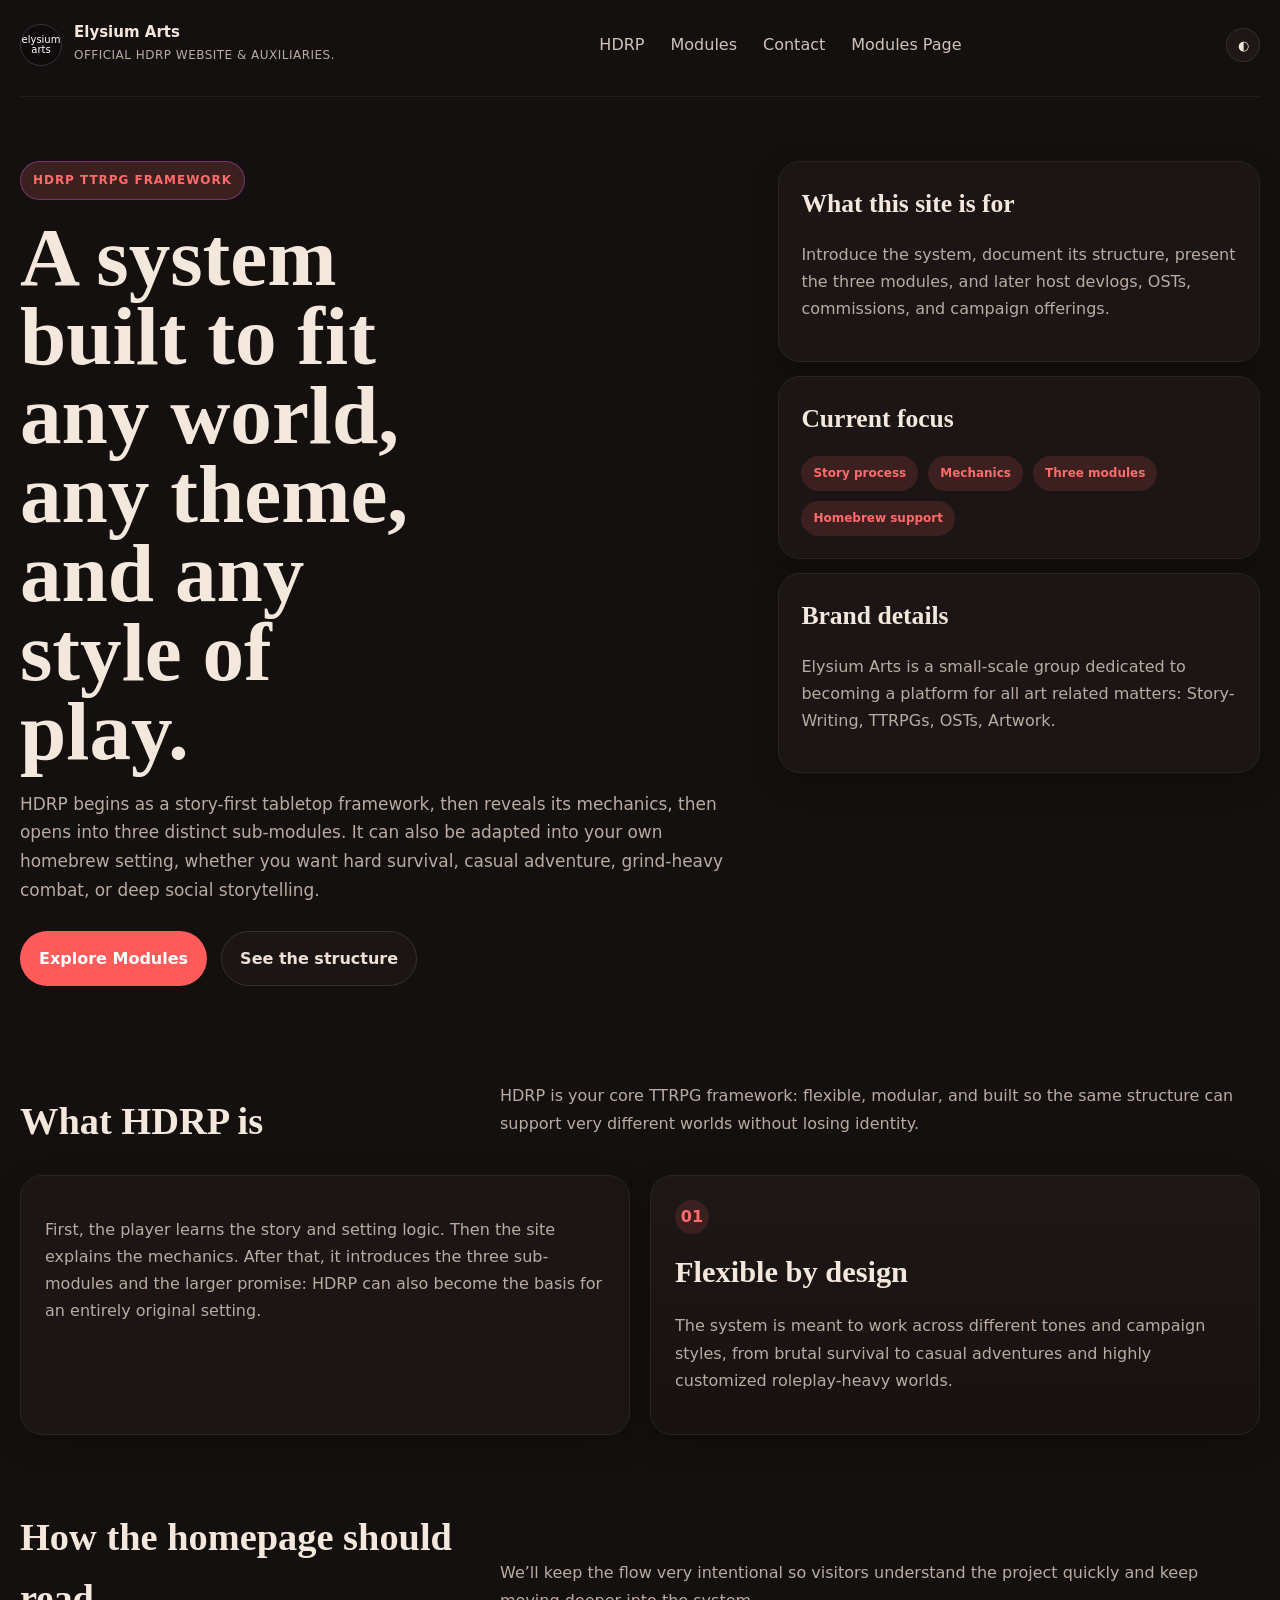
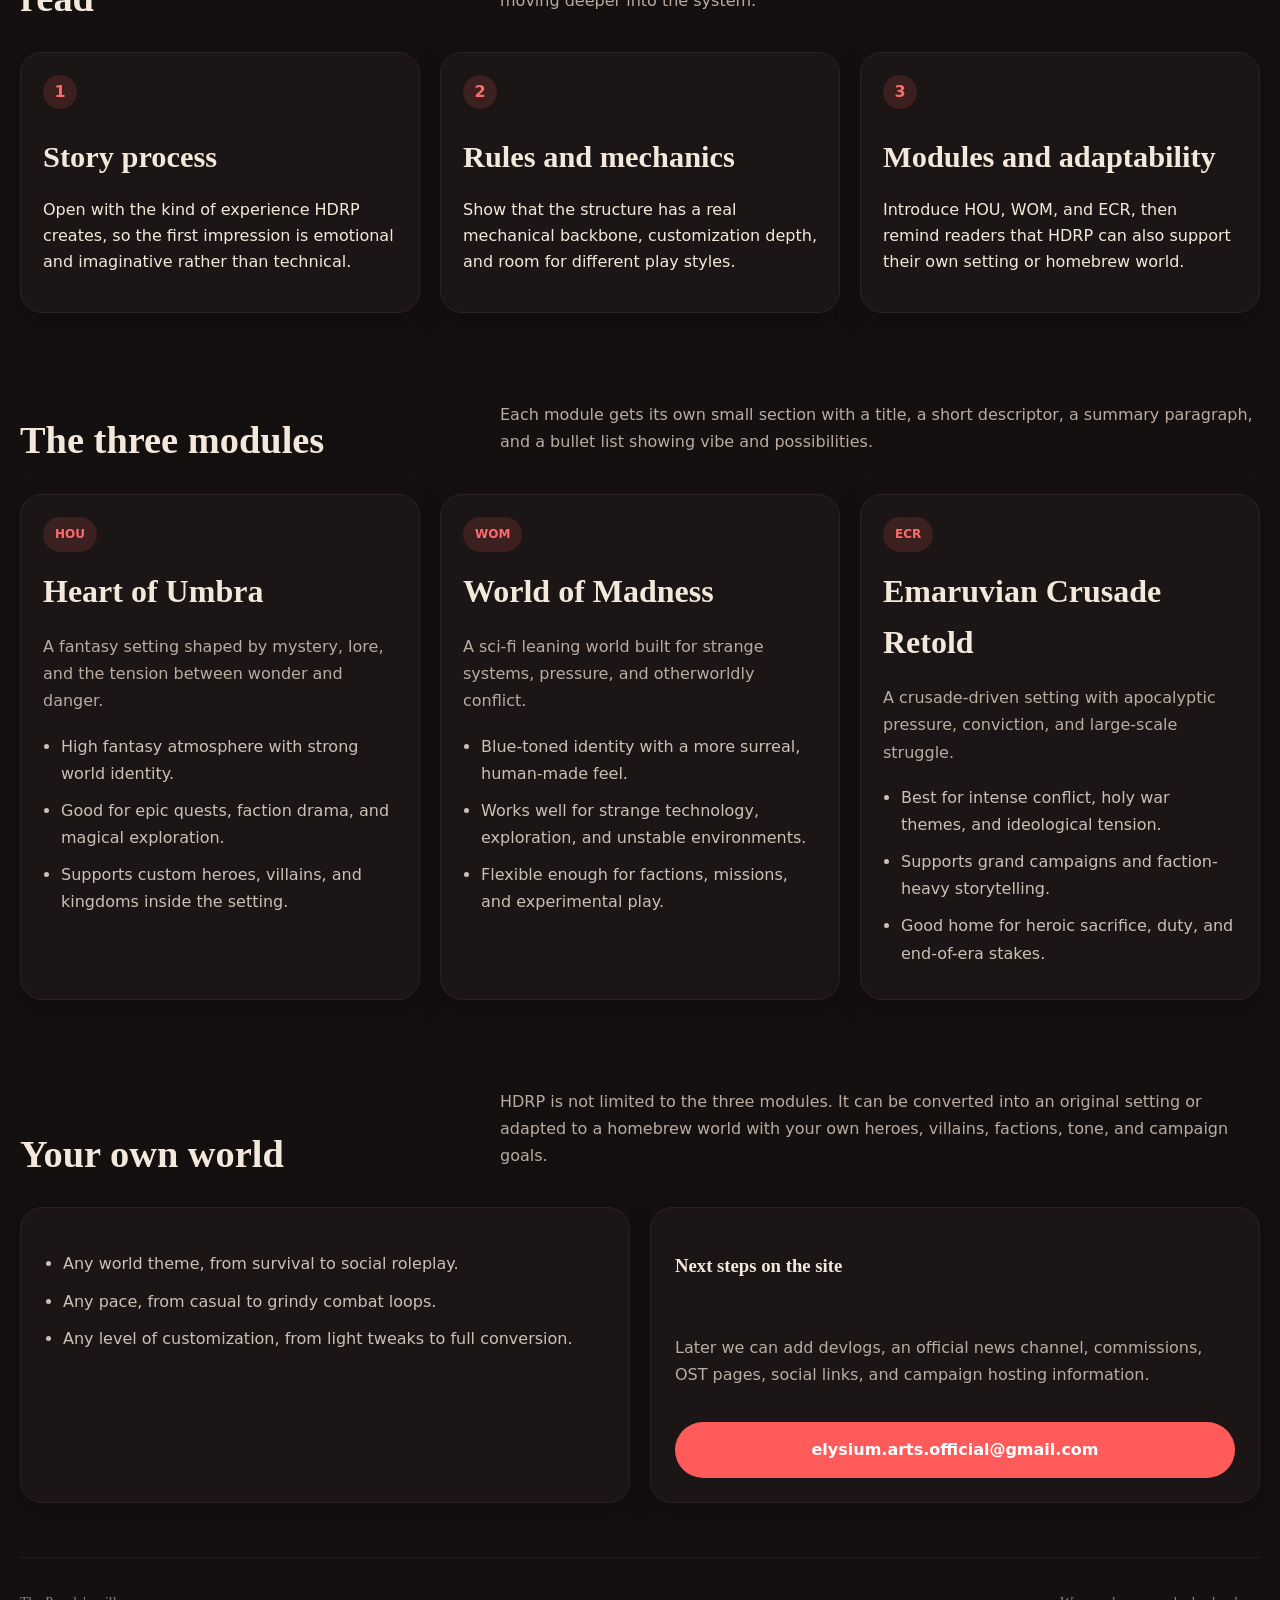
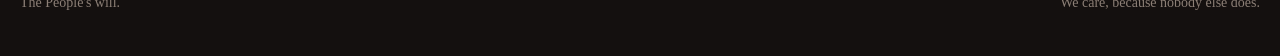
<file: index.html>
<!doctype html>
<html lang="en">
<head>
  <meta charset="utf-8">
  <link rel="stylesheet" href="styles-3.css">
  <meta name="viewport" content="width=device-width, initial-scale=1">
  <title>Elysium Arts</title>
  <style>
    :root{--bg:#14100f;--panel:#1b1615;--border:#2c2321;--text:#f4e8dc;--muted:#b9aba2;--accent:#ff5b5b;--accent2:#ff6b6b}
    *{box-sizing:border-box}
    body{margin:0;background:var(--bg);color:var(--text);font-family:Inter,system-ui,sans-serif}
    a{color:inherit}
    .page-shell{max-width:1400px;margin:0 auto;padding:16px 20px 28px}
    .site-topbar{display:flex;align-items:center;justify-content:space-between;gap:18px;padding:8px 0 30px;border-bottom:1px solid rgba(255,255,255,.06)}
    .brand-block{display:flex;align-items:center;gap:12px}
    .brand-mark{width:42px;height:42px;border-radius:50%;background:#0f0b0b;border:1px solid #333;color:#fff;font-size:10px;line-height:1;display:flex;align-items:center;justify-content:center;text-transform:lowercase;text-align:center}
    .brand-copy strong{display:block;font-size:15px;line-height:1.1}
    .brand-copy span{font-size:12px;color:var(--muted);text-transform:uppercase;letter-spacing:.04em}
    .site-nav{display:flex;gap:26px;flex-wrap:wrap}
    .site-nav a{color:#cfc3ba;text-decoration:none;border-bottom:1px solid transparent}
    .theme-btn{width:34px;height:34px;border-radius:50%;border:1px solid #3a302c;background:#1d1716;color:#f0e3d8}
    .hero-grid{display:grid;grid-template-columns:1.2fr .8fr;gap:36px;padding:64px 0 44px}
    .eyebrow{display:inline-block;padding:9px 12px;border-radius:999px;background:#3c1f1f;color:var(--accent2);font-size:12px;font-weight:700;letter-spacing:.08em;text-transform:uppercase}
    h1,h2,h3{font-family:Georgia,serif}
    .hero-left h1{font-size:clamp(3.6rem,6.5vw,6.25rem);line-height:.95;margin:18px 0 18px;max-width:10ch}
    .lead{max-width:760px;color:var(--muted);font-size:1.06rem;line-height:1.7}
    .hero-actions{display:flex;gap:14px;margin-top:26px;flex-wrap:wrap}
    .btn{display:inline-flex;align-items:center;justify-content:center;padding:14px 18px;border-radius:999px;text-decoration:none;font-weight:700;border:1px solid #3a302c}
    .btn.primary{background:var(--accent);color:#fff;border-color:transparent}
    .btn.secondary{background:#1b1615;color:#efe0d6}
    .hero-right{display:grid;gap:14px;align-content:start}
    .hero-right article,.panel,.process-block article,.module-card{background:var(--panel);border:1px solid var(--border);border-radius:22px;box-shadow:0 10px 30px rgba(0,0,0,.24)}
    .hero-right article{padding:22px}
    .hero-right h2,.section-heading h2,.module-card h3,.panel h3,.site-footer{font-family:Georgia,serif}
    .hero-right h2{font-size:1.6rem;margin:0 0 10px}
    .hero-right p,.section-heading p,.panel p,.module-card p{color:var(--muted);line-height:1.7}
    .chips{display:flex;flex-wrap:wrap;gap:10px;margin-top:16px}
    .chips span,.tag{display:inline-flex;align-items:center;justify-content:center;padding:8px 12px;border-radius:999px;background:#3c1f1f;color:var(--accent2);font-size:12px;font-weight:700}
    .section-block{padding:36px 0}
    .section-heading{display:flex;align-items:end;justify-content:space-between;gap:24px;margin-bottom:22px}
    .section-heading h2{font-size:clamp(2rem,3vw,3.3rem);margin:0}
    .section-heading p{max-width:760px}
    .split-grid,.world-grid{display:grid;grid-template-columns:1fr 1fr;gap:20px}
    .panel{padding:24px}
    .panel.accent{background:linear-gradient(180deg,#1d1716,#171211)}
    .num,.step{display:inline-flex;align-items:center;justify-content:center;width:34px;height:34px;border-radius:999px;background:#3c1f1f;color:var(--accent2);font-weight:700}
    .split-block h3,.process-block h3{font-family:Georgia,serif;font-size:1.9rem;margin:14px 0 10px}
    .process-grid,.module-grid{display:grid;grid-template-columns:repeat(3,1fr);gap:20px}
    .process-block article{padding:22px}
    .step{margin-bottom:10px}
    .module-card{padding:22px}
    .module-card h3{font-size:2rem;margin:14px 0 10px}
    .module-card ul,.checklist{margin:18px 0 0;padding-left:18px;color:#ccbfb6;line-height:1.7}
    .module-card li,.checklist li{margin-bottom:10px}
    .world-block .contact-panel{display:flex;flex-direction:column;justify-content:space-between;gap:18px}
    .site-footer{display:flex;justify-content:space-between;gap:20px;border-top:1px solid rgba(255,255,255,.06);padding-top:20px;margin-top:18px;color:#8c7f76;font-size:14px}
    @media (max-width:1080px){.hero-grid,.split-grid,.world-grid,.process-grid,.module-grid{grid-template-columns:1fr}.section-heading,.site-footer{flex-direction:column;align-items:flex-start}.hero-left h1{max-width:none}}
  </style>
</head>
<body>
<section class="page-shell">
  <header class="site-topbar">
    <div class="brand-block">
      <div class="brand-mark">elysium<br>arts</div>
      <div class="brand-copy">
        <strong>Elysium Arts</strong>
        <span>Official HDRP website & auxiliaries.</span>
      </div>
    </div>
    <nav class="site-nav">
      <a href="#hdrp">HDRP</a>
      <a href="#modules">Modules</a>
      <a href="#contact">Contact</a>
      <a href="/elysium-arts-page-2.html">Modules Page</a>
    </nav>
    <button class="theme-btn" aria-label="Toggle theme">◐</button>
  </header>
  <main>
    <section class="hero-grid">
      <div class="hero-left">
        <span class="eyebrow">HDRP TTRPG framework</span>
        <h1>A system built to fit any world, any theme, and any style of play.</h1>
        <p class="lead">HDRP begins as a story-first tabletop framework, then reveals its mechanics, then opens into three distinct sub-modules. It can also be adapted into your own homebrew setting, whether you want hard survival, casual adventure, grind-heavy combat, or deep social storytelling.</p>
        <div class="hero-actions">
          <a class="btn primary" href="/elysium-arts-page-2.html">Explore Modules</a>
          <a class="btn secondary" href="#hdrp">See the structure</a>
        </div>
      </div>
      <aside class="hero-right">
        <article>
          <h2>What this site is for</h2>
          <p>Introduce the system, document its structure, present the three modules, and later host devlogs, OSTs, commissions, and campaign offerings.</p>
        </article>
        <article>
          <h2>Current focus</h2>
          <div class="chips"><span>Story process</span><span>Mechanics</span><span>Three modules</span><span>Homebrew support</span></div>
        </article>
        <article>
          <h2>Brand details</h2>
          <p>Elysium Arts is a small-scale group dedicated to becoming a platform for all art related matters: Story-Writing, TTRPGs, OSTs, Artwork.</p>
        </article>
      </aside>
    </section>
    <section id="hdrp" class="section-block split-block">
      <div class="section-heading">
        <h2>What HDRP is</h2>
        <p>HDRP is your core TTRPG framework: flexible, modular, and built so the same structure can support very different worlds without losing identity.</p>
      </div>
      <div class="split-grid">
        <div class="panel">
          <p>First, the player learns the story and setting logic. Then the site explains the mechanics. After that, it introduces the three sub-modules and the larger promise: HDRP can also become the basis for an entirely original setting.</p>
        </div>
        <div class="panel accent">
          <span class="num">01</span>
          <h3>Flexible by design</h3>
          <p>The system is meant to work across different tones and campaign styles, from brutal survival to casual adventures and highly customized roleplay-heavy worlds.</p>
        </div>
      </div>
    </section>
    <section class="section-block process-block">
      <div class="section-heading narrow">
        <h2>How the homepage should read</h2>
        <p>We’ll keep the flow very intentional so visitors understand the project quickly and keep moving deeper into the system.</p>
      </div>
      <div class="process-grid">
        <article><span class="step">1</span><h3>Story process</h3><p>Open with the kind of experience HDRP creates, so the first impression is emotional and imaginative rather than technical.</p></article>
        <article><span class="step">2</span><h3>Rules and mechanics</h3><p>Show that the structure has a real mechanical backbone, customization depth, and room for different play styles.</p></article>
        <article><span class="step">3</span><h3>Modules and adaptability</h3><p>Introduce HOU, WOM, and ECR, then remind readers that HDRP can also support their own setting or homebrew world.</p></article>
      </div>
    </section>
    <section id="modules" class="section-block modules-block">
      <div class="section-heading">
        <h2>The three modules</h2>
        <p>Each module gets its own small section with a title, a short descriptor, a summary paragraph, and a bullet list showing vibe and possibilities.</p>
      </div>
      <div class="module-grid">
        <article class="module-card"><span class="tag">HOU</span><h3>Heart of Umbra</h3><p>A fantasy setting shaped by mystery, lore, and the tension between wonder and danger.</p><ul><li>High fantasy atmosphere with strong world identity.</li><li>Good for epic quests, faction drama, and magical exploration.</li><li>Supports custom heroes, villains, and kingdoms inside the setting.</li></ul></article>
        <article class="module-card"><span class="tag">WOM</span><h3>World of Madness</h3><p>A sci-fi leaning world built for strange systems, pressure, and otherworldly conflict.</p><ul><li>Blue-toned identity with a more surreal, human-made feel.</li><li>Works well for strange technology, exploration, and unstable environments.</li><li>Flexible enough for factions, missions, and experimental play.</li></ul></article>
        <article class="module-card"><span class="tag">ECR</span><h3>Emaruvian Crusade Retold</h3><p>A crusade-driven setting with apocalyptic pressure, conviction, and large-scale struggle.</p><ul><li>Best for intense conflict, holy war themes, and ideological tension.</li><li>Supports grand campaigns and faction-heavy storytelling.</li><li>Good home for heroic sacrifice, duty, and end-of-era stakes.</li></ul></article>
      </div>
    </section>
    <section class="section-block world-block">
      <div class="section-heading">
        <h2>Your own world</h2>
        <p>HDRP is not limited to the three modules. It can be converted into an original setting or adapted to a homebrew world with your own heroes, villains, factions, tone, and campaign goals.</p>
      </div>
      <div class="world-grid">
        <div class="panel">
          <ul class="checklist">
            <li>Any world theme, from survival to social roleplay.</li>
            <li>Any pace, from casual to grindy combat loops.</li>
            <li>Any level of customization, from light tweaks to full conversion.</li>
          </ul>
        </div>
        <div class="panel contact-panel" id="contact">
          <h3>Next steps on the site</h3>
          <p>Later we can add devlogs, an official news channel, commissions, OST pages, social links, and campaign hosting information.</p>
          <a class="btn primary" href="mailto:elysium.arts.official@gmail.com">elysium.arts.official@gmail.com</a>
        </div>
      </div>
    </section>
  </main>
  <footer class="site-footer">
    <p>The People's will.</p>
    <p>We care, because nobody else does.</p>
  </footer>
</section>
</body>
</html>
</file>
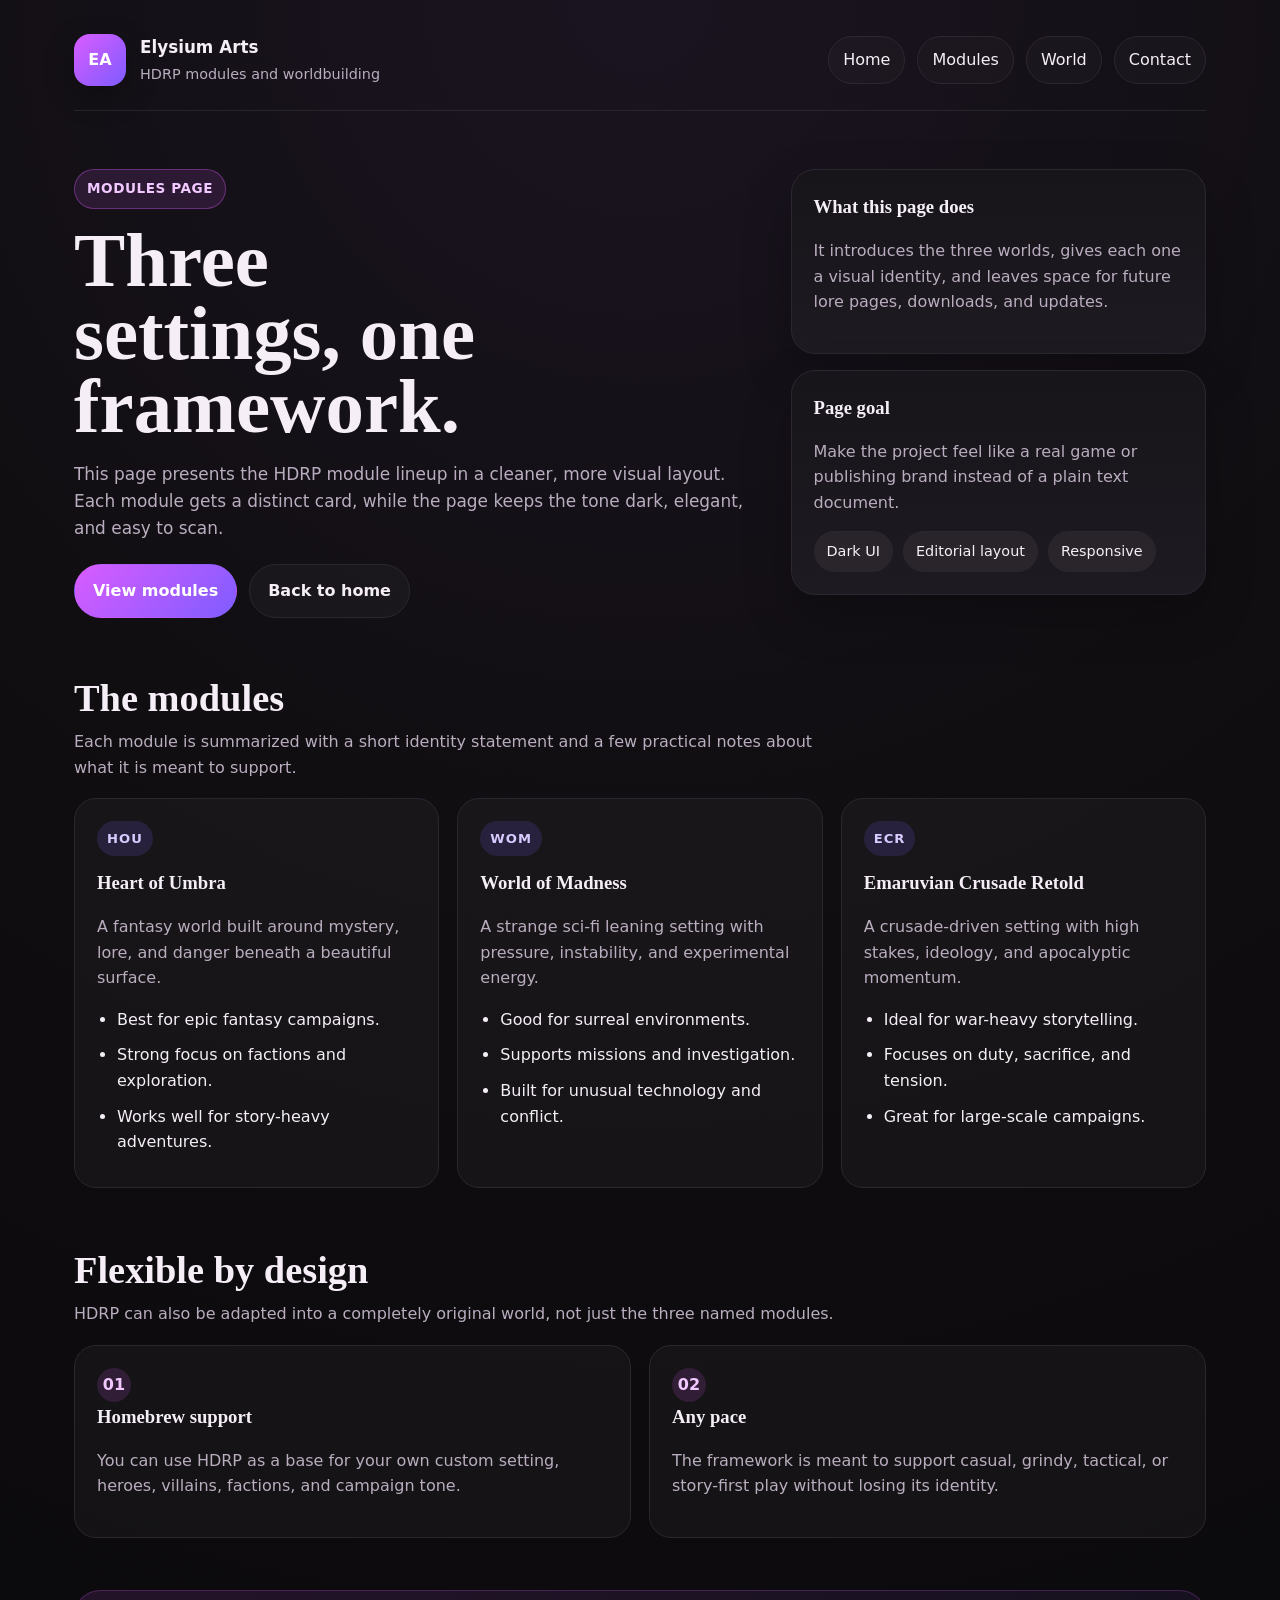
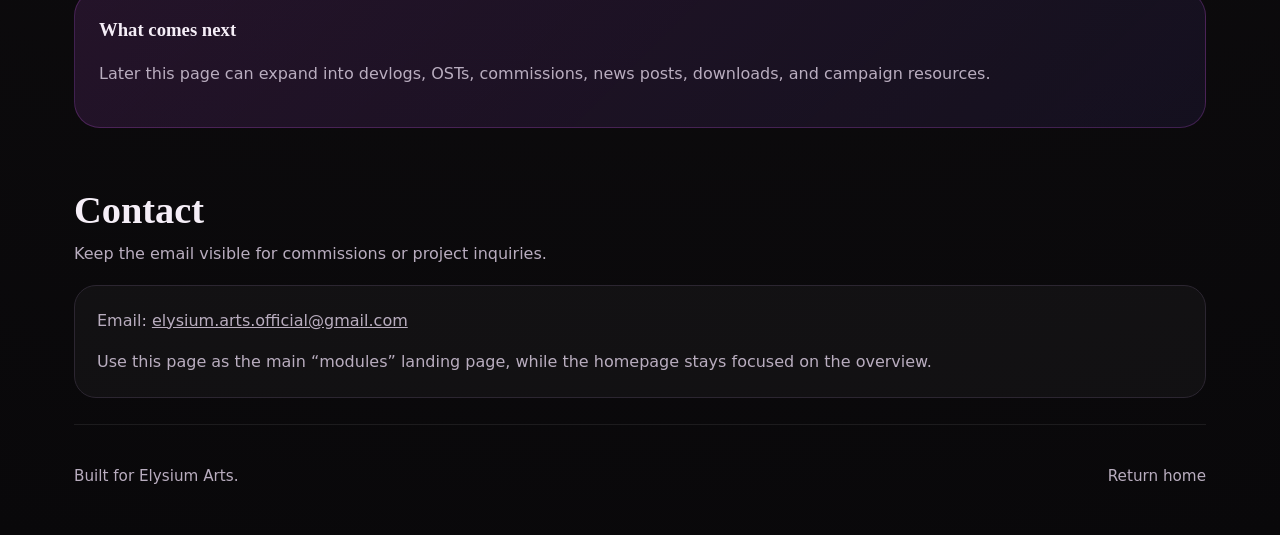
<file: elysium-arts-page-2.html>
<!doctype html>
<html lang="en">
<head>
  <meta charset="utf-8">
  <link rel="stylesheet" href="styles-3.css">
  <meta name="viewport" content="width=device-width, initial-scale=1">
  <title>Elysium Arts - Modules</title>
  <link rel="stylesheet" href="styles-3.css">
  <style>
    :root{--bg:#0f0d0f;--panel:#17141a;--panel2:#1e1a21;--border:#2c2631;--text:#f5eef7;--muted:#b9adbf;--accent:#d95cff;--accent2:#7e5cff;--line:#3a3240}
    *{box-sizing:border-box}
    html{scroll-behavior:smooth}
    body{margin:0;background:radial-gradient(circle at top,#1a1420 0,#0f0d0f 45%,#09080a 100%);color:var(--text);font-family:Inter,system-ui,sans-serif;line-height:1.6}
    a{color:inherit}
    .wrap{max-width:1180px;margin:0 auto;padding:24px}
    .topbar,.footer{display:flex;justify-content:space-between;gap:16px;align-items:center;flex-wrap:wrap}
    .topbar{padding:10px 0 24px;border-bottom:1px solid rgba(255,255,255,.08)}
    .brand{display:flex;align-items:center;gap:14px;text-decoration:none}
    .mark{width:52px;height:52px;border-radius:16px;background:linear-gradient(135deg,var(--accent),var(--accent2));display:grid;place-items:center;font-weight:800;color:#fff;box-shadow:0 10px 30px rgba(0,0,0,.25)}
    .brand h1{font-size:1.05rem;margin:0 0 2px}
    .brand p{margin:0;color:var(--muted);font-size:.9rem}
    .nav{display:flex;gap:12px;flex-wrap:wrap}
    .nav a{padding:10px 14px;border:1px solid var(--border);border-radius:999px;text-decoration:none;background:rgba(255,255,255,.02)}
    .hero{padding:58px 0 24px;display:grid;grid-template-columns:1.25fr .75fr;gap:24px;align-items:start}
    .eyebrow{display:inline-flex;align-items:center;gap:8px;padding:8px 12px;border:1px solid rgba(217,92,255,.35);background:rgba(217,92,255,.12);color:#f1c8ff;border-radius:999px;font-size:.85rem;font-weight:700;letter-spacing:.04em;text-transform:uppercase}
    .hero h2{font-family:Georgia,serif;font-size:clamp(2.8rem,6vw,5.4rem);line-height:.95;margin:16px 0 14px;max-width:11ch}
    .lead{color:var(--muted);max-width:760px;font-size:1.06rem}
    .actions{display:flex;gap:12px;flex-wrap:wrap;margin-top:22px}
    .btn{display:inline-flex;align-items:center;justify-content:center;padding:13px 18px;border-radius:999px;text-decoration:none;font-weight:700;border:1px solid var(--border)}
    .btn.primary{background:linear-gradient(135deg,var(--accent),var(--accent2));color:#fff;border-color:transparent}
    .btn.secondary{background:rgba(255,255,255,.03)}
    .stack{display:grid;gap:16px}
    .card{background:linear-gradient(180deg,var(--panel),var(--panel2));border:1px solid var(--border);border-radius:24px;padding:22px;box-shadow:0 20px 50px rgba(0,0,0,.22)}
    .card h3,.section h3{font-family:Georgia,serif;margin:0 0 10px}
    .card p,.section p,.card li{color:var(--muted)}
    .mini-row{display:flex;flex-wrap:wrap;gap:10px;margin-top:12px}
    .pill{padding:8px 12px;border-radius:999px;background:rgba(255,255,255,.05);border:1px solid var(--border);font-size:.9rem}
    .section{padding:26px 0}
    .section-head{display:flex;justify-content:space-between;gap:18px;align-items:end;margin-bottom:18px}
    .section-head h2{font-family:Georgia,serif;font-size:clamp(1.8rem,3vw,3rem);margin:0}
    .section-head p{max-width:760px;color:var(--muted);margin:0}
    .grid-2,.grid-3{display:grid;gap:18px}
    .grid-2{grid-template-columns:1fr 1fr}
    .grid-3{grid-template-columns:repeat(3,1fr)}
    .feature,.module,.info{background:rgba(255,255,255,.03);border:1px solid var(--border);border-radius:22px;padding:22px}
    .num{display:inline-grid;place-items:center;width:34px;height:34px;border-radius:999px;background:rgba(217,92,255,.14);color:#f1c8ff;font-weight:800}
    .module .tag{display:inline-block;margin-bottom:12px;padding:7px 10px;border-radius:999px;background:rgba(126,92,255,.16);color:#d8cbff;font-size:.82rem;font-weight:800;letter-spacing:.08em;text-transform:uppercase}
    ul{margin:14px 0 0;padding-left:20px}
    li{margin-bottom:10px}
    .banner{border-radius:26px;padding:24px;background:linear-gradient(135deg,rgba(217,92,255,.12),rgba(126,92,255,.08));border:1px solid rgba(217,92,255,.22)}
    .footer{padding:24px 0 8px;border-top:1px solid rgba(255,255,255,.08);color:var(--muted);font-size:.95rem}
    .footer a{text-decoration:none}
    @media (max-width: 920px){.hero,.grid-2,.grid-3{grid-template-columns:1fr}.section-head,.topbar,.footer{align-items:flex-start}}
  </style>
</head>
<body>
  <div class="wrap">
    <header class="topbar">
      <a class="brand" href="/index.html">
        <div class="mark">EA</div>
        <div>
          <h1>Elysium Arts</h1>
          <p>HDRP modules and worldbuilding</p>
        </div>
      </a>
      <nav class="nav">
        <a href="/index.html">Home</a>
        <a href="#modules">Modules</a>
        <a href="#world">World</a>
        <a href="#contact">Contact</a>
      </nav>
    </header>

    <main>
      <section class="hero">
        <div>
          <span class="eyebrow">Modules page</span>
          <h2>Three settings, one framework.</h2>
          <p class="lead">This page presents the HDRP module lineup in a cleaner, more visual layout. Each module gets a distinct card, while the page keeps the tone dark, elegant, and easy to scan.</p>
          <div class="actions">
            <a class="btn primary" href="#modules">View modules</a>
            <a class="btn secondary" href="/index.html">Back to home</a>
          </div>
        </div>
        <aside class="stack">
          <article class="card">
            <h3>What this page does</h3>
            <p>It introduces the three worlds, gives each one a visual identity, and leaves space for future lore pages, downloads, and updates.</p>
          </article>
          <article class="card">
            <h3>Page goal</h3>
            <p>Make the project feel like a real game or publishing brand instead of a plain text document.</p>
            <div class="mini-row"><span class="pill">Dark UI</span><span class="pill">Editorial layout</span><span class="pill">Responsive</span></div>
          </article>
        </aside>
      </section>

      <section id="modules" class="section">
        <div class="section-head">
          <div>
            <h2>The modules</h2>
            <p>Each module is summarized with a short identity statement and a few practical notes about what it is meant to support.</p>
          </div>
        </div>
        <div class="grid-3">
          <article class="module">
            <span class="tag">HOU</span>
            <h3>Heart of Umbra</h3>
            <p>A fantasy world built around mystery, lore, and danger beneath a beautiful surface.</p>
            <ul>
              <li>Best for epic fantasy campaigns.</li>
              <li>Strong focus on factions and exploration.</li>
              <li>Works well for story-heavy adventures.</li>
            </ul>
          </article>
          <article class="module">
            <span class="tag">WOM</span>
            <h3>World of Madness</h3>
            <p>A strange sci-fi leaning setting with pressure, instability, and experimental energy.</p>
            <ul>
              <li>Good for surreal environments.</li>
              <li>Supports missions and investigation.</li>
              <li>Built for unusual technology and conflict.</li>
            </ul>
          </article>
          <article class="module">
            <span class="tag">ECR</span>
            <h3>Emaruvian Crusade Retold</h3>
            <p>A crusade-driven setting with high stakes, ideology, and apocalyptic momentum.</p>
            <ul>
              <li>Ideal for war-heavy storytelling.</li>
              <li>Focuses on duty, sacrifice, and tension.</li>
              <li>Great for large-scale campaigns.</li>
            </ul>
          </article>
        </div>
      </section>

      <section id="world" class="section">
        <div class="section-head">
          <div>
            <h2>Flexible by design</h2>
            <p>HDRP can also be adapted into a completely original world, not just the three named modules.</p>
          </div>
        </div>
        <div class="grid-2">
          <article class="feature">
            <span class="num">01</span>
            <h3>Homebrew support</h3>
            <p>You can use HDRP as a base for your own custom setting, heroes, villains, factions, and campaign tone.</p>
          </article>
          <article class="feature">
            <span class="num">02</span>
            <h3>Any pace</h3>
            <p>The framework is meant to support casual, grindy, tactical, or story-first play without losing its identity.</p>
          </article>
        </div>
      </section>

      <section class="section">
        <div class="banner">
          <h3 style="font-family:Georgia,serif;margin-top:0">What comes next</h3>
          <p>Later this page can expand into devlogs, OSTs, commissions, news posts, downloads, and campaign resources.</p>
        </div>
      </section>

      <section id="contact" class="section">
        <div class="section-head">
          <div>
            <h2>Contact</h2>
            <p>Keep the email visible for commissions or project inquiries.</p>
          </div>
        </div>
        <article class="info">
          <p style="margin-top:0">Email: <a href="mailto:elysium.arts.official@gmail.com">elysium.arts.official@gmail.com</a></p>
          <p style="margin-bottom:0">Use this page as the main “modules” landing page, while the homepage stays focused on the overview.</p>
        </article>
      </section>
    </main>

    <footer class="footer">
      <p>Built for Elysium Arts.</p>
      <p><a href="/index.html">Return home</a></p>
    </footer>
  </div>
</body>
</html>
</file>
<file: styles-3.css>
:root{--bg:#0f0d0f;--panel:#17141a;--panel2:#1e1a21;--border:#2c2631;--text:#f5eef7;--muted:#b9adbf;--accent:#d95cff;--accent2:#7e5cff;--line:#3a3240}
*{box-sizing:border-box}
html{scroll-behavior:smooth}
body{margin:0;background:radial-gradient(circle at top,#1a1420 0,#0f0d0f 45%,#09080a 100%);color:var(--text);font-family:Inter,system-ui,sans-serif;line-height:1.6}
a{color:inherit}
.wrap{max-width:1180px;margin:0 auto;padding:24px}
.topbar,.footer{display:flex;justify-content:space-between;gap:16px;align-items:center;flex-wrap:wrap}
.topbar{padding:10px 0 24px;border-bottom:1px solid rgba(255,255,255,.08)}
.brand{display:flex;align-items:center;gap:14px;text-decoration:none}
.mark{width:52px;height:52px;border-radius:16px;background:linear-gradient(135deg,var(--accent),var(--accent2));display:grid;place-items:center;font-weight:800;color:#fff;box-shadow:0 10px 30px rgba(0,0,0,.25)}
.brand h1{font-size:1.05rem;margin:0 0 2px}
.brand p{margin:0;color:var(--muted);font-size:.9rem}
.nav{display:flex;gap:12px;flex-wrap:wrap}
.nav a{padding:10px 14px;border:1px solid var(--border);border-radius:999px;text-decoration:none;background:rgba(255,255,255,.02)}
.hero{padding:58px 0 24px;display:grid;grid-template-columns:1.25fr .75fr;gap:24px;align-items:start}
.eyebrow{display:inline-flex;align-items:center;gap:8px;padding:8px 12px;border:1px solid rgba(217,92,255,.35);background:rgba(217,92,255,.12);color:#f1c8ff;border-radius:999px;font-size:.85rem;font-weight:700;letter-spacing:.04em;text-transform:uppercase}
.hero h2{font-family:Georgia,serif;font-size:clamp(2.8rem,6vw,5.4rem);line-height:.95;margin:16px 0 14px;max-width:11ch}
.lead{color:var(--muted);max-width:760px;font-size:1.06rem}
.actions{display:flex;gap:12px;flex-wrap:wrap;margin-top:22px}
.btn{display:inline-flex;align-items:center;justify-content:center;padding:13px 18px;border-radius:999px;text-decoration:none;font-weight:700;border:1px solid var(--border)}
.btn.primary{background:linear-gradient(135deg,var(--accent),var(--accent2));color:#fff;border-color:transparent}
.btn.secondary{background:rgba(255,255,255,.03)}
.stack{display:grid;gap:16px}
.card{background:linear-gradient(180deg,var(--panel),var(--panel2));border:1px solid var(--border);border-radius:24px;padding:22px;box-shadow:0 20px 50px rgba(0,0,0,.22)}
.card h3,.section h3{font-family:Georgia,serif;margin:0 0 10px}
.card p,.section p,.card li{color:var(--muted)}
.mini-row{display:flex;flex-wrap:wrap;gap:10px;margin-top:12px}
.pill{padding:8px 12px;border-radius:999px;background:rgba(255,255,255,.05);border:1px solid var(--border);font-size:.9rem}
.section{padding:26px 0}
.section-head{display:flex;justify-content:space-between;gap:18px;align-items:end;margin-bottom:18px}
.section-head h2{font-family:Georgia,serif;font-size:clamp(1.8rem,3vw,3rem);margin:0}
.section-head p{max-width:760px;color:var(--muted);margin:0}
.grid-2,.grid-3{display:grid;gap:18px}
.grid-2{grid-template-columns:1fr 1fr}
.grid-3{grid-template-columns:repeat(3,1fr)}
.feature,.module,.info{background:rgba(255,255,255,.03);border:1px solid var(--border);border-radius:22px;padding:22px}
.num{display:inline-grid;place-items:center;width:34px;height:34px;border-radius:999px;background:rgba(217,92,255,.14);color:#f1c8ff;font-weight:800}
.module .tag{display:inline-block;margin-bottom:12px;padding:7px 10px;border-radius:999px;background:rgba(126,92,255,.16);color:#d8cbff;font-size:.82rem;font-weight:800;letter-spacing:.08em;text-transform:uppercase}
ul{margin:14px 0 0;padding-left:20px}
li{margin-bottom:10px}
.banner{border-radius:26px;padding:24px;background:linear-gradient(135deg,rgba(217,92,255,.12),rgba(126,92,255,.08));border:1px solid rgba(217,92,255,.22)}
.footer{padding:24px 0 8px;border-top:1px solid rgba(255,255,255,.08);color:var(--muted);font-size:.95rem}
.footer a{text-decoration:none}
@media (max-width: 920px){.hero,.grid-2,.grid-3{grid-template-columns:1fr}.section-head,.topbar,.footer{align-items:flex-start}}
</file>
